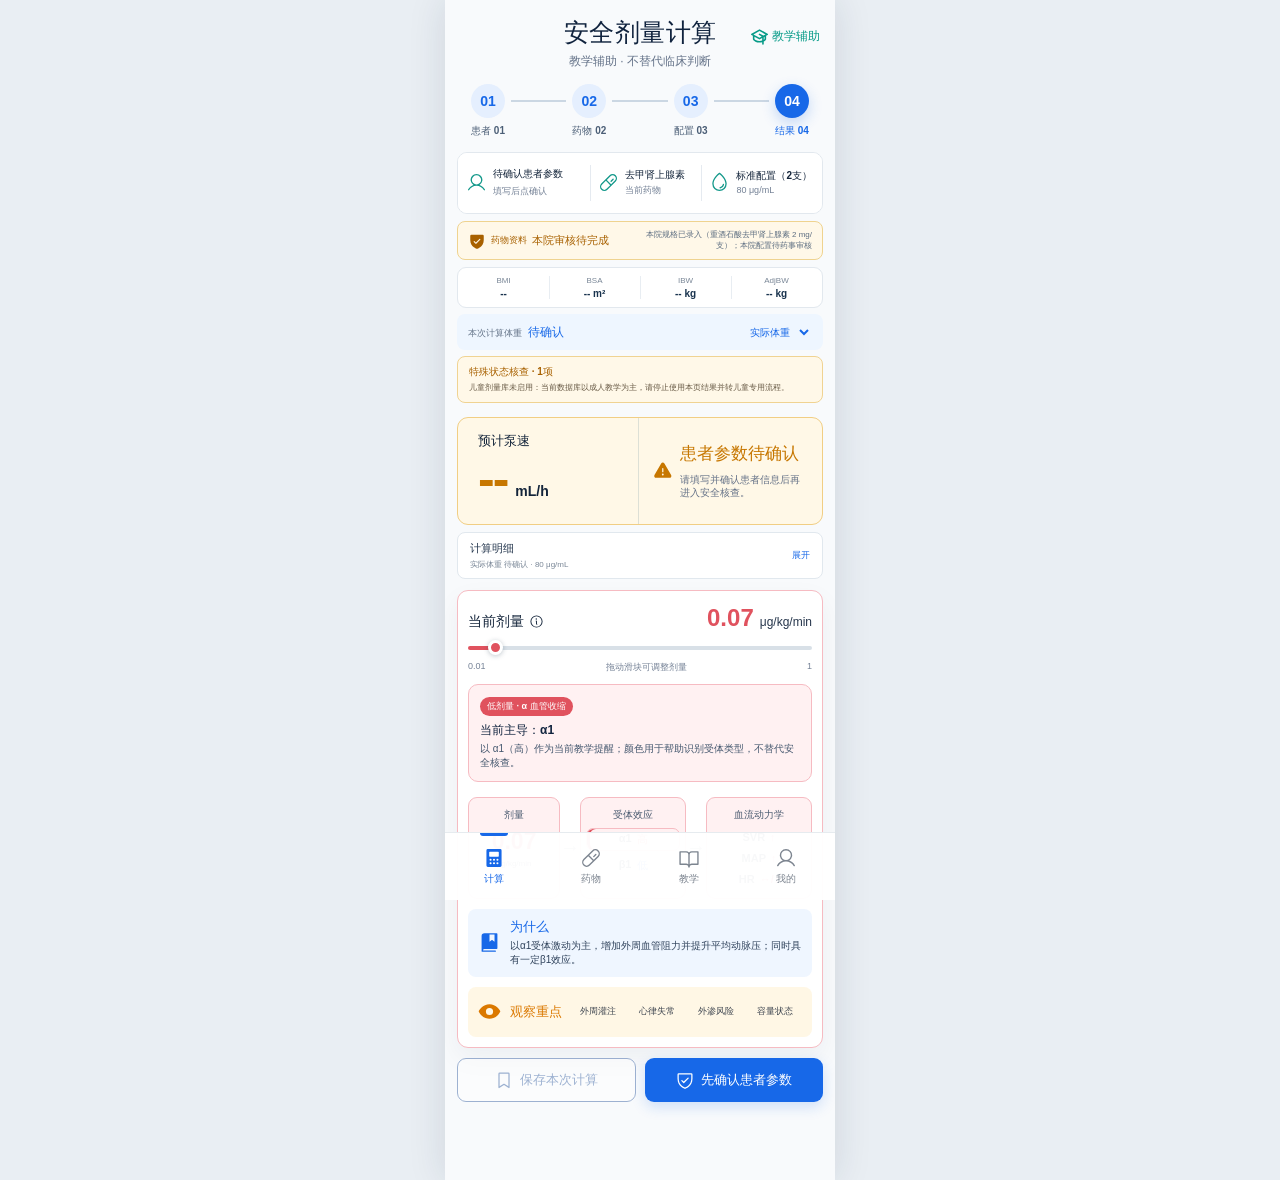
<file: index.html>
<!doctype html>
<html lang="en">
  <head>
    <meta charset="UTF-8" />
    <meta name="viewport" content="width=device-width, initial-scale=1.0" />
    <title>Prototype</title>
    <script type="module" crossorigin src="./assets/index-Bk4XbtMn.js"></script>
    <link rel="stylesheet" crossorigin href="./assets/index-BXMTeuNJ.css">
  </head>
  <body>
    <div id="root"></div>
  </body>
</html>
</file>
<file: assets/index-BXMTeuNJ.css>
:root{font-family:-apple-system,BlinkMacSystemFont,PingFang SC,Microsoft YaHei,sans-serif;color:#13243a;background:#e9eef3;font-synthesis:none;text-rendering:optimizeLegibility}*{box-sizing:border-box}button,input,select{font:inherit}button{border:0;cursor:pointer}body{margin:0;min-width:320px;min-height:100vh;-webkit-font-smoothing:antialiased}.app-shell{width:min(100%,390px);min-height:100vh;margin:0 auto;position:relative;overflow:hidden;background:#f8fafc;box-shadow:0 0 36px #192c411f}.screen-content{min-height:100vh;padding:18px 12px 78px}.topbar{position:relative;display:flex;align-items:flex-start;justify-content:center;padding:0 5px 14px;text-align:center}.topbar h1{margin:0;color:#10233e;font-size:25px;line-height:1.15;letter-spacing:.02em}.topbar p{margin:6px 0 0;color:#66748a;font-size:12px}.teaching-badge{position:absolute;top:5px;right:3px;display:flex;align-items:center;gap:4px;margin-top:5px;color:#079b88;font-size:12px;font-weight:700}.steps{display:flex;align-items:flex-start;padding:0 5px 14px}.step-wrap{display:flex;flex:1;align-items:flex-start}.step-wrap:last-child{flex:0 0 auto}.step{width:52px;padding:0;background:transparent;color:#4b5e76;text-align:center}.step span{display:grid;width:34px;height:34px;margin:auto;place-items:center;border-radius:50%;background:#e5effe;color:#1768e8;font-size:14px;font-weight:700}.step b{display:block;margin-top:6px;font-size:10px;white-space:nowrap}.step.active span{background:#1768e8;color:#fff;box-shadow:0 5px 14px #1768e83d}.step.active b{color:#1768e8}.step-connector{flex:1;height:2px;margin:16px -3px 0;background:#cbd7e3}.summary-strip{display:grid;grid-template-columns:1.18fr 1fr 1.08fr;border:1px solid #e2e8ee;border-radius:10px;background:#fff;overflow:hidden}.summary-cell{min-width:0;min-height:60px;padding:10px 8px;display:flex;align-items:center;gap:6px;position:relative;color:#15998b;background:#fff;text-align:left}.summary-cell+.summary-cell:before{content:"";position:absolute;left:0;top:12px;bottom:12px;width:1px;background:#e5eaf0}.summary-cell>span{min-width:0;flex:1}.summary-cell b,.summary-cell select{display:block;width:100%;padding:0;border:0;outline:0;-webkit-appearance:none;-moz-appearance:none;appearance:none;background:transparent;color:#13243a;font-size:10px;font-weight:750;white-space:nowrap;overflow:hidden;text-overflow:ellipsis}.summary-cell small{display:block;margin-top:4px;color:#738095;font-size:9px;white-space:nowrap;overflow:hidden;text-overflow:ellipsis}.metric-strip{margin-top:7px;display:grid;grid-template-columns:repeat(4,1fr);border:1px solid #e2e8ee;border-radius:9px;background:#fff;overflow:hidden}.metric-strip>div{padding:8px 3px;position:relative;text-align:center}.metric-strip>div+div:before{content:"";position:absolute;left:0;top:8px;bottom:8px;width:1px;background:#e8edf2}.metric-strip span,.metric-strip b{display:block}.metric-strip span{color:#7a8797;font-size:8px}.metric-strip b{margin-top:3px;color:#18324d;font-size:10px;white-space:nowrap}.weight-basis{min-height:36px;margin-top:6px;padding:0 11px;display:flex;align-items:center;justify-content:space-between;border-radius:8px;background:#eef6ff}.weight-basis>div{display:flex;align-items:baseline;gap:6px}.weight-basis span{color:#637388;font-size:9px}.weight-basis b{color:#1768e8;font-size:12px}.weight-basis select{padding:4px 6px;border:0;outline:0;color:#1768e8;background:transparent;font-size:10px;font-weight:700}.weight-basis .weight-disabled{color:#7a8797}.review-strip{margin-top:7px;padding:8px 10px;display:flex;align-items:center;justify-content:space-between;gap:10px;border:1px solid #bde8df;border-radius:8px;color:#087f70;background:#f0fbf9}.review-strip>div{min-width:0;display:flex;align-items:center;gap:5px}.review-strip span{font-size:9px}.review-strip b{font-size:11px}.review-strip p{max-width:51%;margin:0;color:#5c6d80;font-size:8px;line-height:1.35;text-align:right}.review-strip.pending,.review-strip.draft{border-color:#efd38f;color:#a86100;background:#fff8e8}.review-strip.alias{border-color:#d7ddeb;color:#52657a;background:#f5f7fb}.patient-alert-summary{margin-top:6px;padding:8px 11px;border:1px solid #f0d392;border-radius:8px;background:#fff8e8}.patient-alert-summary b,.patient-alert-summary span{display:block}.patient-alert-summary b{color:#a86100;font-size:10px}.patient-alert-summary span{margin-top:3px;color:#665843;font-size:8px;line-height:1.4}.result-panel{min-height:108px;margin-top:14px;display:grid;grid-template-columns:1.05fr .95fr;border:1px solid #c8e9e4;border-radius:11px;background:#effaf8;overflow:hidden}.result-main{padding:14px 20px;border-right:1px solid rgba(114,145,160,.24)}.result-main>b{display:block;font-size:13px}.result-main>div{margin-top:4px;display:flex;align-items:baseline;gap:8px}.result-main strong{color:var(--dose-accent, #09a590);font-size:50px;line-height:1;font-variant-numeric:tabular-nums;letter-spacing:-.04em}.result-main span{font-size:14px;font-weight:700}.status-main{padding:15px 14px;display:flex;align-items:center;gap:7px;color:#159138}.status-main>div{min-width:0}.status-main b{display:block;font-size:17px;white-space:nowrap}.status-main span{display:block;margin-top:8px;color:#647187;font-size:10px;line-height:1.35}.result-panel.yellow{background:#fff8e7;border-color:#f1ce84}.result-panel.yellow .result-main strong,.result-panel.yellow .status-main{color:#c77700}.result-panel.red{background:#fff0f1;border-color:#efa8ad}.result-panel.red .result-main strong,.result-panel.red .status-main{color:#d9363e}.formula-toggle{width:100%;min-height:43px;margin-top:7px;padding:8px 12px;display:flex;align-items:center;justify-content:space-between;border:1px solid #e1e8ee;border-radius:8px;color:#25374e;background:#fff;text-align:left}.formula-toggle span,.formula-toggle b,.formula-toggle small{display:block}.formula-toggle b{font-size:11px}.formula-toggle small{margin-top:3px;color:#7a8797;font-size:8px}.formula-toggle strong{color:#1768e8;font-size:9px}.formula-detail{margin-top:4px;padding:10px 12px;border-radius:8px;color:#fff;background:#102a43}.formula-detail b,.formula-detail span,.formula-detail strong{display:block}.formula-detail b{font-size:10px}.formula-detail span{margin-top:4px;color:#bdd2e2;font-size:9px}.formula-detail strong{margin-top:5px;color:#80f0dc;font-size:12px}.formula-detail .range-grid{margin-top:8px;display:grid;grid-template-columns:1fr 1fr;gap:6px}.formula-detail .range-grid>div{padding:7px;border-radius:6px;background:#ffffff14}.formula-detail .range-grid span,.formula-detail .range-grid b{display:block}.formula-detail .range-grid span{margin:0;color:#a9c1d4;font-size:8px}.formula-detail .range-grid b{margin-top:3px;color:#fff;font-size:9px}.atlas{margin-top:11px;padding:13px 10px 10px;border:1px solid var(--dose-accent-border, #e3e8ee);border-radius:11px;background:#fff;box-shadow:0 10px 26px #102a430d}.dose-head{display:flex;align-items:baseline;justify-content:space-between}.atlas-title{display:flex;align-items:center;gap:5px;font-size:14px;font-weight:750}.current-dose{color:var(--dose-accent, #09a590);font-size:24px;font-weight:800;font-variant-numeric:tabular-nums}.current-dose span{margin-left:6px;color:#26364c;font-size:12px;font-weight:500}.dose-slider{width:100%;height:18px;margin:7px 0 0;-webkit-appearance:none;-moz-appearance:none;appearance:none;background:transparent;accent-color:var(--dose-accent, #08a68f)}.dose-slider::-webkit-slider-runnable-track{height:4px;border-radius:99px;background:linear-gradient(90deg,var(--dose-accent, #08a68f) 0%,var(--dose-accent, #08a68f) var(--dose-percent, 0%),#d8e0e7 var(--dose-percent, 0%),#d8e0e7 100%)}.dose-slider::-webkit-slider-thumb{width:15px;height:15px;margin-top:-6px;-webkit-appearance:none;-moz-appearance:none;appearance:none;border:3px solid white;border-radius:50%;background:var(--dose-accent, #08a68f);box-shadow:0 1px 5px #1b374a47}.dose-focus{margin-top:10px;padding:10px 11px;display:block;border:1px solid var(--dose-accent-border, #b6e8e0);border-radius:10px;background:var(--dose-accent-soft, #f0fbf9)}.dose-focus>span{display:inline-flex;max-width:100%;margin-bottom:6px;padding:4px 7px;border-radius:99px;background:var(--dose-accent, #08a68f);color:#fff;font-size:9px;font-weight:800;white-space:normal;line-height:1.25}.dose-focus div{min-width:0;width:100%}.dose-focus b{display:block;color:#10233e;font-size:12px}.dose-focus p{margin:3px 0 0;color:#45586f;font-size:10px;line-height:1.45}.receptor-yellow .dose-focus,.receptor-red .dose-focus{border-style:dashed}.slider-legend{display:flex;justify-content:space-between;color:#768397;font-size:9px}.causal-chain{margin-top:15px;display:grid;grid-template-columns:1fr 20px 1.15fr 20px 1.15fr;align-items:stretch}.causal-node{min-width:0;padding:10px 5px;border:1px solid var(--dose-accent-border, #d3ece8);border-radius:9px;background:var(--dose-accent-soft, #f4fbfa);text-align:center}.causal-node>span{display:block;margin-bottom:6px;color:#4d5d72;font-size:10px;font-weight:650}.causal-node>b{display:block;color:var(--dose-accent, #08a68f);font-size:23px}.causal-node>small{display:block;margin-top:4px;color:#405168;font-size:8px;word-break:break-word}.arrow{display:grid;place-items:center;color:#788596;font-size:20px;font-weight:700}.effect-row{display:flex;justify-content:center;gap:5px;margin-top:3px;padding:3px 5px;border-radius:7px;font-size:11px}.effect-row b{color:#17304b}.effect-row strong{color:var(--effect-color, #08a68f)}.receptor-row{border:1px solid transparent;background:#ffffff94}.receptor-row.active{border-color:var(--effect-border, #b6e8e0);background:var(--effect-bg, #f0fbf9);box-shadow:inset 3px 0 0 var(--effect-color, #08a68f)}.teaching-note,.watch-note{margin-top:10px;min-height:50px;padding:9px 10px;display:flex;align-items:center;gap:9px;border-radius:8px}.teaching-note{background:#eff6ff;color:#1768e8}.teaching-note>div{flex:1;min-width:0}.teaching-note b{display:block;font-size:13px}.teaching-note p{margin:3px 0 0;color:#31445d;font-size:10px;line-height:1.45}.watch-note{color:#db7900;background:#fff7e5}.watch-note>b{flex:0 0 auto;font-size:13px}.watch-note>div{flex:1;display:flex;justify-content:space-around;gap:4px}.watch-note span{color:#3f4650;font-size:9px;white-space:nowrap}.actions{margin-top:10px;display:grid;grid-template-columns:1fr 1fr;gap:9px}.actions button,.full{min-height:44px;display:flex;align-items:center;justify-content:center;gap:6px;border-radius:9px;font-size:13px;font-weight:750}.secondary{border:1px solid #1768e8;color:#1768e8;background:#fff}.primary{color:#fff;background:#1768e8;box-shadow:0 5px 14px #1768e82e}.bottom-nav{position:fixed;left:50%;bottom:0;z-index:20;width:min(100%,390px);height:68px;display:grid;grid-template-columns:repeat(4,1fr);border-top:1px solid #e6ebef;background:#fffffff7;transform:translate(-50%)}.bottom-nav button{display:flex;flex-direction:column;align-items:center;justify-content:center;gap:3px;position:relative;color:#7d8590;background:transparent;font-size:10px}.bottom-nav button.active{color:#1768e8;font-weight:700}.bottom-nav button.active:before{content:"";position:absolute;top:0;width:28px;height:3px;border-radius:0 0 4px 4px;background:#1768e8}.modal-layer{position:fixed;left:50%;top:0;bottom:0;z-index:30;width:min(100%,390px);display:flex;align-items:flex-end;background:#091b2d6b;transform:translate(-50%)}.sheet{width:100%;padding:18px 18px 22px;border-radius:18px 18px 0 0;background:#fff;box-shadow:0 -12px 30px #081e3226;max-height:88vh;overflow-y:auto}.sheet-head{margin-bottom:10px;display:flex;justify-content:space-between;align-items:flex-start}.sheet-head b{display:block;font-size:18px}.sheet-head span{display:block;margin-top:4px;color:#738096;font-size:11px}.sheet-head button{padding:4px;background:transparent;color:#657286}.sheet>label{min-height:45px;display:flex;align-items:center;justify-content:space-between;border-top:1px solid #edf0f3;font-size:13px}.sheet>label input,.sheet>label select{width:150px;padding:6px 8px;border:1px solid #dce3ea;border-radius:7px;color:#1768e8;background:#fff;text-align:right}.modal-metrics{margin-top:10px;display:grid;grid-template-columns:repeat(4,1fr);gap:5px}.modal-metrics>div{padding:8px 3px;border-radius:7px;background:#f2f7fb;text-align:center}.modal-metrics span,.modal-metrics b{display:block}.modal-metrics span{color:#748195;font-size:8px}.modal-metrics b{margin-top:3px;color:#173450;font-size:10px}.metric-note{margin:8px 0 0;color:#7c8999;font-size:8px;line-height:1.45}.special-state-title{margin-top:11px;color:#26384e;font-size:12px;font-weight:800}.special-state-grid{margin-top:7px;display:flex;flex-wrap:wrap;gap:6px}.special-state-grid button{padding:6px 9px;border:1px solid #dce4ea;border-radius:99px;color:#657388;background:#fff;font-size:9px}.special-state-grid button.selected{border-color:#1768e8;color:#1768e8;background:#eaf2ff;font-weight:700}.full{width:100%;margin-top:12px;border:0}.check-item{display:flex;gap:10px;align-items:center;padding:10px 0;border-top:1px solid #edf0f3;color:#14914a}.check-item.checkable{width:100%;border-right:0;border-bottom:0;border-left:0;color:#9aa8b7;background:transparent;text-align:left}.check-item.checkable.checked{color:#14914a}.check-item.checkable:not(.checked) svg{opacity:.42}.check-item.checkable:focus-visible{outline:2px solid #1768e8;outline-offset:2px}.check-item b{display:block;color:#13243a;font-size:13px}.check-item span{display:block;margin-top:2px;color:#718095;font-size:10px}.clinical-alert-list{margin-top:12px}.clinical-alert-list>b{display:block;margin-bottom:5px;font-size:12px}.clinical-alert-list>div{margin-top:5px;padding:8px;border-radius:7px;color:#8a5300;background:#fff8e8}.clinical-alert-list>div.red{color:#b62831;background:#fff0f1}.clinical-alert-list strong,.clinical-alert-list span{display:block}.clinical-alert-list strong{font-size:10px}.clinical-alert-list span{margin-top:3px;color:#657286;font-size:9px;line-height:1.4}.audit-box{margin-top:8px;padding:9px;border-radius:7px;color:#24364d;background:#f3f7fb}.audit-box b,.audit-box span,.audit-box small{display:block}.audit-box b{font-size:11px}.audit-box span{margin-top:4px;font-size:9px;line-height:1.4}.audit-box small{margin-top:3px;color:#657286;font-size:8px;line-height:1.4}.sheet-warning{margin:10px 0;padding:9px;border-radius:8px;color:#875100;background:#fff7e5;font-size:10px;line-height:1.45}.form-error{margin:10px 0 0;padding:8px 9px;border-radius:7px;color:#b62831;background:#fff0f1;font-size:10px;line-height:1.4}.primary:disabled,.secondary:disabled{cursor:not-allowed;opacity:.48;filter:saturate(.5)}.toast{position:absolute;left:50%;bottom:82px;z-index:50;padding:9px 13px;display:flex;align-items:center;gap:6px;border-radius:99px;color:#fff;background:#102a43;font-size:11px;transform:translate(-50%);box-shadow:0 8px 24px #0a1e3238}.subpage{padding:2px 3px}.subpage-title{display:flex;align-items:center;justify-content:space-between;padding:8px 7px 18px;color:#0d927f}.subpage-title h2{margin:0;color:#13243a;font-size:24px}.subpage-title p{margin:5px 0 0;color:#718095;font-size:11px}.search{width:100%;height:42px;padding:0 13px;border:1px solid #e0e7ed;border-radius:10px;outline:0;background:#fff}.drug-list{margin-top:12px;border:1px solid #e0e7ed;border-radius:11px;background:#fff;overflow:hidden}.drug-list article,.drug-row{min-height:63px;padding:10px 12px;display:flex;align-items:center;justify-content:space-between;border-top:1px solid #edf1f4}.drug-list article:first-child,.drug-row:first-child{border-top:0}.drug-list b,.drug-list span,.drug-list small{display:block}.drug-list b{font-size:13px}.drug-list span{margin-top:2px;color:#718095;font-size:10px}.drug-list small{margin-top:4px;color:#8c96a3;font-size:9px}.drug-list em{padding:4px 7px;border-radius:99px;color:#17755f;background:#eaf8f4;font-size:9px;font-style:normal}.drug-list em.pending,.drug-list em.draft{color:#a86100;background:#fff2d7}.drug-list em.alias{color:#52657a;background:#edf1f6}.drug-row{width:100%;border-right:0;border-bottom:0;border-left:0;color:inherit;background:#fff;text-align:left}.drug-row:active{background:#f4fbfa}.drug-row>div{min-width:0;flex:1}.drug-row b{color:#13243a}.drug-detail-sheet h3,.lesson-sheet h3{margin:0}.review-chip{margin-right:5px;padding:3px 6px;border-radius:99px;color:#17755f;background:#eaf8f4;font-size:9px;font-weight:700}.review-chip.pending,.review-chip.draft{color:#a86100;background:#fff2d7}.review-chip.alias{color:#52657a;background:#edf1f6}.drug-detail-hero{display:grid;grid-template-columns:1fr 1fr;gap:8px;margin:10px 0}.drug-detail-hero>div{padding:10px;border-radius:10px;background:#f4fbfa;border:1px solid #d4eee9}.drug-detail-hero span,.drug-detail-hero b{display:block}.drug-detail-hero span{color:#6f7f92;font-size:9px}.drug-detail-hero b{margin-top:5px;color:#10233e;font-size:11px;line-height:1.35}.detail-section{margin-top:9px;padding:11px;border:1px solid #e2e9ef;border-radius:10px;background:#fff}.detail-section h3{margin:0 0 7px;color:#10233e;font-size:13px}.detail-section p{margin:5px 0 0;color:#4c5d72;font-size:10px;line-height:1.5}.detail-section p b{color:#24364d}.detail-section.guide{border-color:#b9d0ff;background:#f0f6ff}.detail-section.guide h3{color:#1768e8}.detail-section.source{background:#f7f9fb}.detail-section.compact p{font-size:9px}.lesson-action{width:100%;display:block;color:inherit;text-align:left}.lesson-action:active{background:#f4fbfa}.lesson-action.compact{padding:11px 14px}.lesson-action.compact p{margin-top:4px}.example-card{margin-top:10px;padding:12px;border-radius:10px;border:1px solid #e1e8ef;background:#f8fafc}.example-card b,.example-card p{display:block}.example-card b{color:#10233e;font-size:13px}.example-card p{margin:6px 0 0;color:#485a70;font-size:11px;line-height:1.55}.example-card ol{margin:9px 0 0;padding-left:20px;color:#10233e;font-size:12px;line-height:1.7;font-variant-numeric:tabular-nums}.example-card.teal{border-color:#b6e8e0;background:#effbf8}.example-card.warning{border-color:#f1d99e;background:#fff8e8}.lesson{margin-top:10px;padding:14px;border:1px solid #e0e7ed;border-radius:11px;background:#fff}.lesson b{font-size:13px}.lesson p{margin:6px 0 0;color:#526379;font-size:11px;line-height:1.55}.lesson.dark{color:#fff;background:#102a43}.lesson.dark p{color:#bfd0df}.lesson.warning{border-color:#f1d99e;background:#fff8e8}.subpage h3{margin:20px 3px 8px;font-size:15px}.saved-row,.govern-row{min-height:52px;padding:10px 12px;display:flex;align-items:center;justify-content:space-between;border-top:1px solid #edf1f4;background:#fff}.saved-row:first-of-type,.govern-row:first-of-type{border-radius:10px 10px 0 0}.saved-row b,.saved-row span{display:block}.saved-row span{margin-top:4px;color:#718095;font-size:10px}.saved-row strong{color:#0a9c89;font-size:13px}.govern-row b{color:#bd7000;font-size:11px}.empty-state{padding:45px 0;color:#8591a0;background:#fff;border-radius:10px;text-align:center;font-size:12px}@media(max-width:389px){.screen-content{padding-inline:9px}.result-main{padding-inline:14px}.result-main strong{font-size:44px}.status-main b{font-size:15px}}@media(max-width:340px){.summary-cell{padding-inline:6px}.summary-cell>svg{display:none}.summary-cell b,.summary-cell select{font-size:9px}.summary-cell small{font-size:8px}}@media(prefers-reduced-motion:reduce){*,*:before,*:after{scroll-behavior:auto!important;transition:none!important}}
</file>
